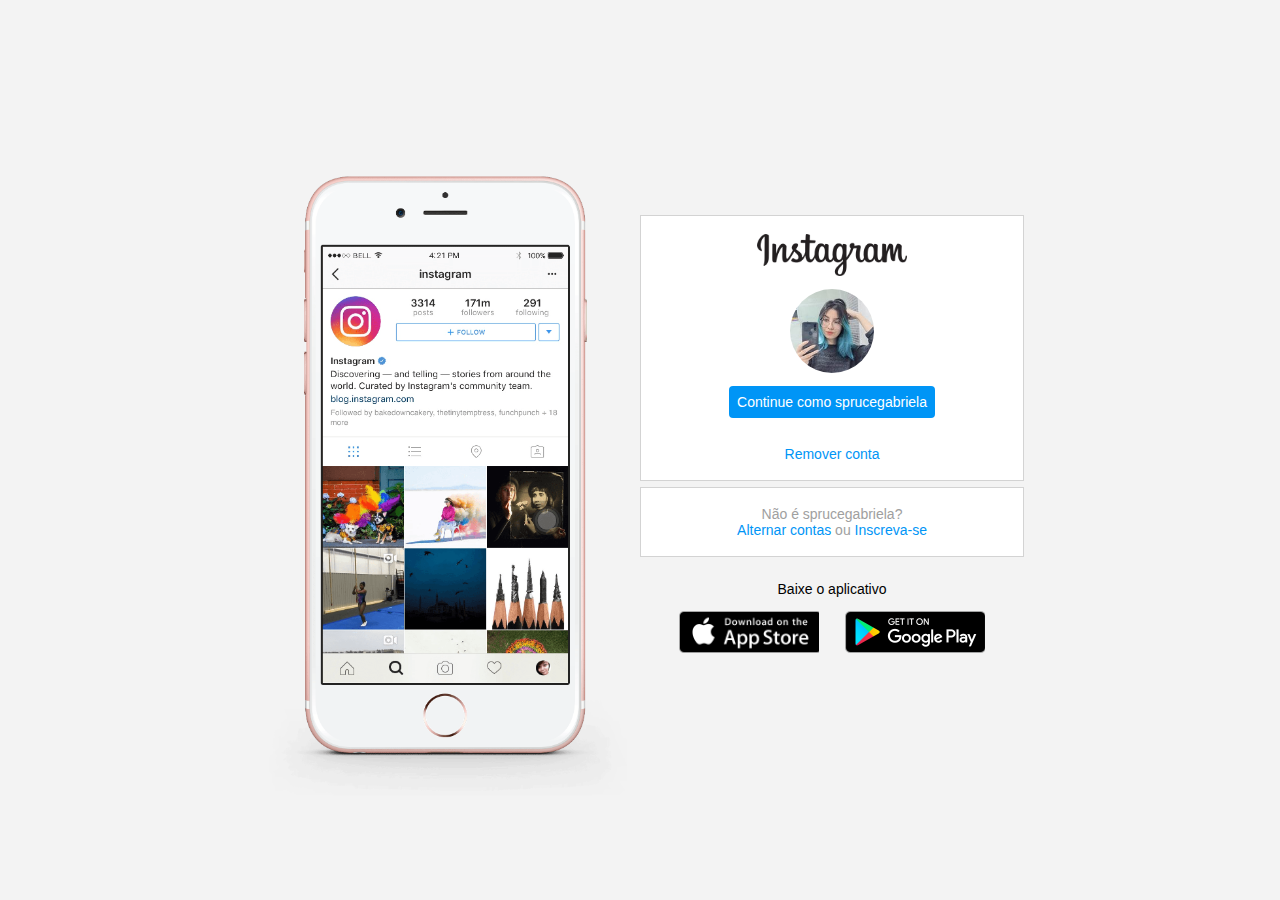
<file: Recriando_Pagina_do_Instagram/instagram-dio-master/index.html>
<!DOCTYPE html>
<html lang="en">
<head>
    <meta charset="UTF-8">
    <meta name="viewport" content="width=device-width, initial-scale=1.0">
    <link rel="stylesheet" href="style.css">
    <title>Instagram</title>
</head>
<body>
    <div class="instagram-wrapper">
        <div class="instagram-phone">
            <img src="./img/instagram-celular.png" alt="celular">
        </div>
        <div class="instagram-continue">
            <div class="group">
                <img src="./img/instagram-logo.png" class="instagram-logo" alt="instagram logo">
                <div class="profile-photo">
                    <img src="./img/perfil-instagram.jpg" alt="foto de perfil">
                </div>
                <a href="#" class="instagram-login">Continue como sprucegabriela</a>
                <a href="#" class="instagram-logout">Remover conta</a>
            </div>
            <div class="group">
                <p class="not-account">Não é sprucegabriela?</p>
                <p class="not-account">
                    <span class="link-blue">Alternar contas</span>
                    ou
                    <span class="link-blue">Inscreva-se</span>
                </p>
            </div>
            <div class="get-the-app">
                <p class="get-app">Baixe o aplicativo</p>
                <div class="download">
                    <a href="#" class="app-download"></a>
                    <a href="#" class="app-download"></a>
                </div>
            </div>
        </div>
    </div>
</body>
</html>
</file>
<file: Recriando_Pagina_do_Instagram/instagram-dio-master/style.css>
* {
    padding: 0;
    margin: 0;
    box-sizing: border-box;
    text-decoration: none;
    font-family: sans-serif;
    font-size: 14px;
}

body {
    width: 100%;
    min-height: 100vh;
    background-color: rgb(243, 243, 243);
    margin: 0;
    padding: 0;
    display: flex;
    justify-content: center;
}

.instagram-wrapper {
    display: flex;
    align-items: center;
    justify-content: start;
    width: 60%;
    height: 100vh;
}

.instagram-phone {
    display: flex;
    align-items: center;
    justify-content: center;
    width: 50%;
}

.instagram-phone img {
    height: 50rem;
}

.instagram-continue {
    display: flex;
    align-items: center; /* horizontal */
    justify-content: space-around; /* vertical */
    flex-direction: column;
    width: 50%;
    min-height: 34rem;
}

.group {
    display: flex;
    justify-content: space-between;
    align-items: center;
    flex-direction: column;
    background-color: #ffffff;
    width: 100%;
    padding: 1.3rem 0;
    border: 1px solid lightgray;
}

.group:nth-child(1) {
    min-height: 19rem;
}

.instagram-logo {
    height: 3rem;
}

.profile-photo {
    display: flex;
    justify-content: center;
    align-items: center;
    border-radius: 50%;
    overflow: hidden;
}

.profile-photo img {
    height: 6rem;
}

.instagram-login {
    background-color: #0095f6;
    color: #ffffff;
    padding: 8px;
    border-radius: 4px;
}

.instagram-logout {
    color: #0095f6;
    margin-top: 1rem;
}

.not-account {
    color: rgb(160, 160, 160);
}

.link-blue {
    color: #0095f6;
}

.get-the-app {
    display: flex;
    flex-direction: column;
    align-items: center;
    justify-content: center;
    width: 100%;
    padding: 1.3rem 0;
}

.download {
    display: flex;
    width: 100%;
    justify-content: space-evenly;
    align-items: center;
    padding: 1rem;
}

.app-download {
    height: 3rem;
    width: 10rem;
    background-size: cover;
}

.app-download:nth-child(1) {
    background-image: url('./img/apple-button.png');
}

.app-download:nth-child(2) {
    background-image: url('./img/googleplay-button.png');
}

/* media queries */


@media (max-width: 1024px) {
    .instagram-wrapper {
        width: 90%;
    }
}

@media (max-width: 650px) {
    body {
        background-color: #ffffff;
    }

    .instagram-wrapper {
        width: 90%;
    }

    .instagram-phone {
        display: none;
    }

    .instagram-continue {
        width: 100%;
    }
    
    .group {
        border: 1px solid transparent;
    }
}
</file>
